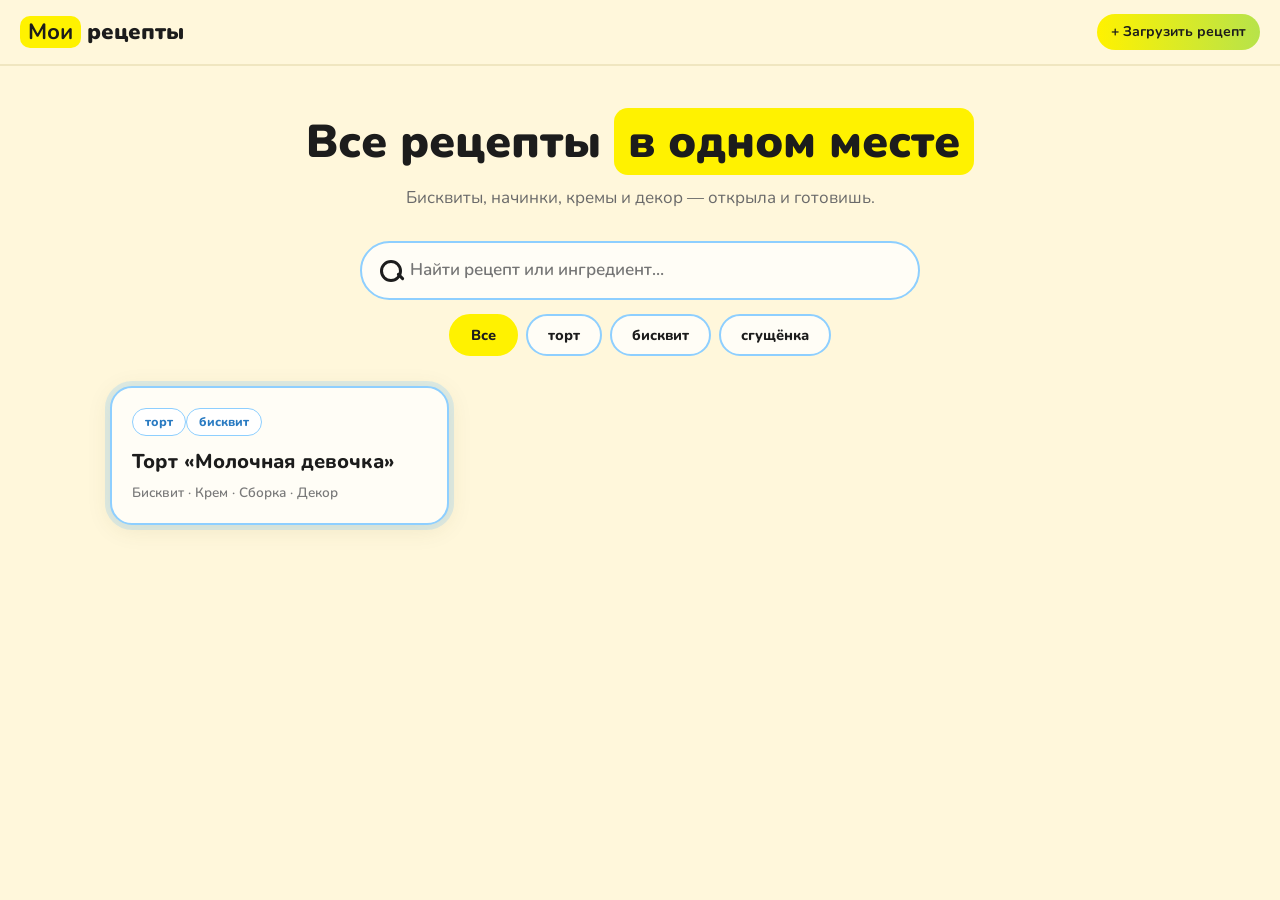
<file: index.html>
<!DOCTYPE html>
<html lang="ru">
<head>
<meta charset="UTF-8">
<meta name="viewport" content="width=device-width, initial-scale=1.0">
<title>Мои рецепты</title>
<link rel="stylesheet" href="style.css">
</head>
<body>
<header class="topbar">
  <a class="logo" href="index.html"><b>Мои</b> рецепты</a>
  <nav><a class="upload" href="upload.html">+ Загрузить рецепт</a></nav>
</header>
<main class="wrap">
  <div class="hero">
    <h1>Все рецепты <span class="mark">в одном месте</span></h1>
    <p>Бисквиты, начинки, кремы и декор — открыла и готовишь.</p>
  </div>
  <div class="search"><input id="q" type="search" placeholder="Найти рецепт или ингредиент…" autocomplete="off"></div>
  <div class="tags" id="tags"></div>
  <div class="grid" id="grid"></div>
  <div class="empty" id="empty" hidden>Такого пока нет. Загрузи PDF — и рецепт появится здесь.</div>
</main>
<script>
let recipes = [];
let activeTag = '';
const esc = s => s.replace(/[&<>"]/g, c => ({'&':'&amp;','<':'&lt;','>':'&gt;','"':'&quot;'}[c]));

fetch('data/recipes.json').then(r => r.json()).then(d => { recipes = d; renderTags(); render(); });

function allText(r) {
  return [r.title, ...(r.tags||[]), ...(r.sections||[]).flatMap(s => [
    s.name, ...(s.ingredients||[]).map(i => i.name || i)
  ])].join(' ').toLowerCase();
}

function renderTags() {
  const t = [...new Set(recipes.flatMap(r => r.tags || []))];
  document.getElementById('tags').innerHTML =
    `<button class="${activeTag===''?'on':''}" data-t="">Все</button>` +
    t.map(x => `<button class="${activeTag===x?'on':''}" data-t="${esc(x)}">${esc(x)}</button>`).join('');
  document.querySelectorAll('#tags button').forEach(b =>
    b.onclick = () => { activeTag = b.dataset.t; renderTags(); render(); });
}

function render() {
  const q = document.getElementById('q').value.trim().toLowerCase();
  const list = recipes.filter(r =>
    (!activeTag || (r.tags||[]).includes(activeTag)) &&
    (!q || allText(r).includes(q)));
  document.getElementById('grid').innerHTML = list.map(r => `
    <a class="rcard" href="recipe.html?id=${encodeURIComponent(r.id)}">
      ${(r.tags||[]).slice(0,2).map(t => `<span class="badge">${esc(t)}</span>`).join('')}
      <h3>${esc(r.title)}</h3>
      <div class="parts">${(r.sections||[]).map(s => esc(s.name)).join(' · ')}</div>
    </a>`).join('');
  document.getElementById('empty').hidden = list.length > 0;
}
document.getElementById('q').addEventListener('input', render);
</script>
</body>
</html>
</file>
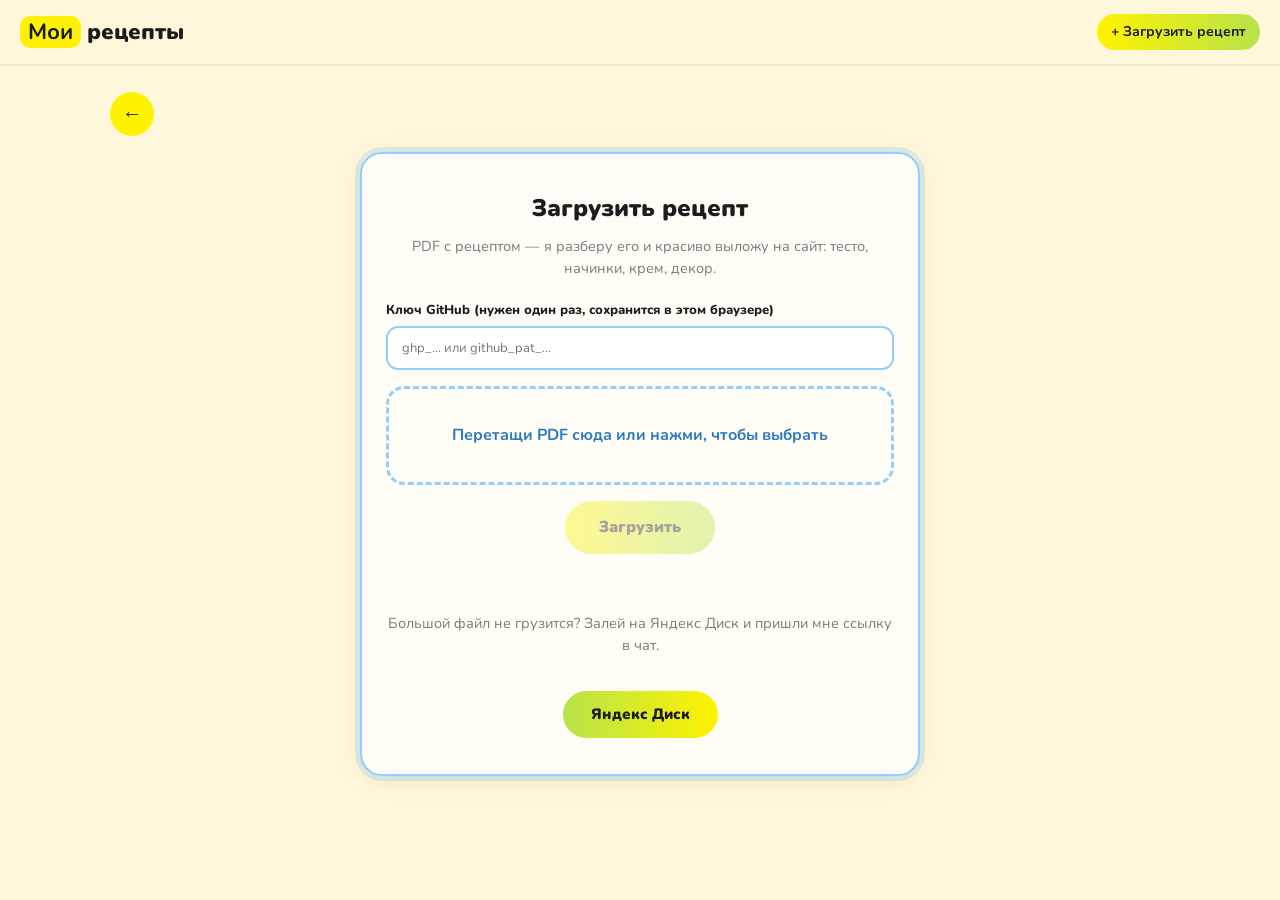
<file: upload.html>
<!DOCTYPE html>
<html lang="ru">
<head>
<meta charset="UTF-8">
<meta name="viewport" content="width=device-width, initial-scale=1.0">
<title>Загрузить рецепт — Мои рецепты</title>
<link rel="stylesheet" href="style.css">
</head>
<body>
<header class="topbar">
  <a class="logo" href="index.html"><b>Мои</b> рецепты</a>
  <nav><a class="upload" href="upload.html">+ Загрузить рецепт</a></nav>
</header>
<main class="wrap">
  <a class="back" href="index.html">←</a>
  <div class="upl">
    <div class="panel">
      <h2>Загрузить рецепт</h2>
      <p>PDF с рецептом — я разберу его и красиво выложу на сайт: тесто, начинки, крем, декор.</p>
      <div class="tokrow">
        <label for="token">Ключ GitHub (нужен один раз, сохранится в этом браузере)</label>
        <input id="token" type="password" placeholder="ghp_… или github_pat_…" autocomplete="off">
      </div>
      <div class="drop" id="drop">Перетащи PDF сюда или нажми, чтобы выбрать</div>
      <input id="file" type="file" accept=".pdf,.docx,.doc,.txt,.jpg,.jpeg,.png" hidden>
      <button class="btn" id="go" disabled>Загрузить</button>
      <div class="status" id="status"></div>
      <p style="margin-top:20px">Большой файл не грузится? Залей на Яндекс Диск и пришли мне ссылку в чат.</p>
      <a class="ydisk" href="https://disk.yandex.ru" target="_blank" rel="noopener">Яндекс Диск</a>
    </div>
  </div>
</main>
<script src="upload.js"></script>
</body>
</html>
</file>
<file: style.css>
@font-face { font-family:'Nunito'; src:url('fonts/nunito-cyr.woff2'); font-weight:200 1000;
  unicode-range:U+0400-045F,U+0490-0491,U+04B0-04B1,U+2116; }
@font-face { font-family:'Nunito'; src:url('fonts/nunito-cyr-ext.woff2'); font-weight:200 1000;
  unicode-range:U+0460-052F,U+1C80-1C88,U+20B4,U+2DE0-2DFF,U+A640-A69F,U+FE2E-FE2F; }
@font-face { font-family:'Nunito'; src:url('fonts/nunito-lat.woff2'); font-weight:200 1000;
  unicode-range:U+0000-00FF,U+0131,U+0152-0153,U+2000-206F,U+20A0-20BF,U+2190-21FF; }

:root {
  --cream:#fff7db; --paper:#fffdf6; --ink:#1c1c1c;
  --yellow:#fff200; --yellow-soft:#ffed6b;
  --blue:#5cb6f2; --blue-light:#8ecfff; --blue-bg:#f2faff;
  --pink:#f7d7eb; --lilac:#c6c6f4;
  --radius:22px; --shadow:0 4px 24px rgba(90,80,20,.10);
}
* { margin:0; padding:0; box-sizing:border-box; }
html { -webkit-text-size-adjust:100%; }
body {
  font-family:'Nunito', sans-serif; background:var(--cream); color:var(--ink);
  line-height:1.55; min-height:100vh;
}
a { color:inherit; }

.topbar {
  position:sticky; top:0; z-index:10;
  background:var(--cream); padding:14px 20px;
  display:flex; align-items:center; gap:14px;
  border-bottom:2px solid #f0e6c0;
}
.topbar .logo { font-weight:900; font-size:22px; text-decoration:none; }
.topbar .logo b { background:var(--yellow); border-radius:10px; padding:1px 8px; }
.topbar nav { margin-left:auto; display:flex; gap:8px; }
.topbar nav a {
  text-decoration:none; font-weight:700; font-size:14px;
  padding:7px 14px; border-radius:999px;
}
.topbar nav a:hover { background:var(--yellow-soft); }
.topbar nav a.upload { background:linear-gradient(90deg,var(--yellow),#b7e34a); color:var(--ink); }
.topbar nav a.upload:hover { filter:brightness(1.05); }

.wrap { max-width:1100px; margin:0 auto; padding:26px 20px 60px; }

.hero { text-align:center; margin:14px 0 30px; }
.hero h1 { font-size:clamp(30px,6vw,46px); font-weight:900; }
.hero h1 .mark { background:var(--yellow); border-radius:14px; padding:2px 14px; }
.hero p { color:#6a6a6a; margin-top:8px; font-size:17px; }

.search { max-width:560px; margin:0 auto 14px; position:relative; }
.search input {
  width:100%; font:inherit; font-weight:600; font-size:17px;
  padding:14px 20px 14px 48px; border:2px solid var(--blue-light); border-radius:999px;
  background:var(--paper); outline:none;
}
.search input:focus { border-color:var(--blue); }
.search::before {
  content:''; position:absolute; left:20px; top:50%; transform:translateY(-50%);
  width:16px; height:16px; border:3px solid var(--ink); border-radius:50%;
}
.search::after {
  content:''; position:absolute; left:36px; top:58%;
  width:9px; height:3px; background:var(--ink); transform:rotate(45deg); border-radius:2px;
}

.tags { display:flex; flex-wrap:wrap; gap:8px; justify-content:center; margin-bottom:30px; }
.tags button {
  font:inherit; font-weight:800; font-size:14.5px; cursor:pointer;
  border:2px solid var(--blue-light); border-radius:999px; padding:8px 20px;
  background:var(--paper); color:var(--ink);
}
.tags button.on { background:var(--yellow); border-color:var(--yellow); }
.tags button:hover { border-color:var(--blue); }

.grid { display:grid; grid-template-columns:repeat(auto-fill,minmax(250px,1fr)); gap:22px; }
.rcard {
  display:block; text-decoration:none; background:var(--paper);
  border-radius:var(--radius); padding:20px;
  border:2px solid var(--blue-light);
  box-shadow:var(--shadow), 0 0 0 5px rgba(142,207,255,.28);
  transition:transform .15s ease, border-color .15s;
}
.rcard:hover { transform:translateY(-3px); border-color:var(--blue); }
.rcard .badge {
  display:inline-block; font-size:12.5px; font-weight:800;
  padding:3px 12px; border-radius:999px; margin-bottom:10px;
  background:#fff; border:1.5px solid var(--blue-light); color:#2a7bc2;
}
.rcard h3 { font-size:20px; font-weight:800; margin-bottom:6px; }
.rcard .parts { font-size:13.5px; color:#7a7a7a; font-weight:600; }
.empty { text-align:center; color:#9a9a9a; padding:60px 0; font-weight:600; }

/* страница рецепта */
.back { display:inline-flex; align-items:center; justify-content:center;
  width:44px; height:44px; font-weight:900; font-size:20px; text-decoration:none;
  border-radius:50%; background:var(--yellow); margin-bottom:16px; }
.back:hover { filter:brightness(1.05); }
.rtitle { font-size:clamp(26px,5vw,38px); font-weight:900; margin-bottom:6px; }
.rtags { margin-bottom:22px; }
.rtags span { display:inline-block; font-size:13px; font-weight:800; padding:4px 14px;
  border-radius:999px; background:#fff; border:1.5px solid var(--blue-light);
  color:#2a7bc2; margin-right:6px; }

.sectabs { display:flex; gap:8px; flex-wrap:wrap; margin-bottom:22px; }
.sectabs button {
  font:inherit; font-weight:800; font-size:15px; cursor:pointer;
  border:2px solid var(--blue-light); border-radius:999px; padding:10px 20px;
  background:var(--paper); color:var(--ink); box-shadow:var(--shadow);
}
.sectabs button.on { background:var(--yellow); border-color:var(--yellow); }

.sectwo { display:grid; grid-template-columns:minmax(240px,320px) 1fr; gap:18px; align-items:start; }
@media (max-width:720px) { .sectwo { grid-template-columns:1fr; } }

.panel { background:var(--paper); border-radius:var(--radius); padding:20px;
  border:2px solid var(--blue-light);
  box-shadow:var(--shadow), 0 0 0 5px rgba(142,207,255,.28); }
.panel h4 { font-size:17px; font-weight:900; margin-bottom:12px; }
.panel h4 .n { background:var(--yellow); border-radius:8px; padding:0 8px; }

.inglist { list-style:none; }
.inglist li { display:flex; gap:10px; align-items:flex-start; padding:7px 0;
  border-bottom:1px dashed #efe4bc; font-weight:600; font-size:15.5px; cursor:pointer; }
.inglist li:last-child { border-bottom:none; }
.inglist .box { flex:none; width:22px; height:22px; margin-top:2px;
  border:2.5px solid var(--blue); border-radius:7px; position:relative; transition:background .12s; }
.inglist li.done { opacity:.45; text-decoration:line-through; }
.inglist li.done .box { background:var(--blue); }
.inglist li.done .box::after { content:'✓'; position:absolute; inset:0;
  color:#fff; font-size:14px; font-weight:900; display:flex; align-items:center; justify-content:center; }
.inglist .amt { margin-left:auto; font-weight:800; white-space:nowrap; padding-left:10px; }

.steps { list-style:none; counter-reset:s; }
.steps li { counter-increment:s; display:flex; gap:14px; padding:12px 0;
  border-bottom:1px dashed #efe4bc; font-size:16px; }
.steps li:last-child { border-bottom:none; }
.steps li::before {
  content:counter(s); flex:none; width:30px; height:30px;
  background:var(--ink); color:var(--yellow); border-radius:50%;
  display:flex; align-items:center; justify-content:center; font-weight:900; font-size:14px;
}
.hint { background:var(--blue-bg); border-radius:16px; padding:14px 18px;
  font-size:14.5px; font-weight:600; margin-top:16px; }
.hint b { color:#2a7bc2; }

/* загрузка */
.upl { max-width:560px; margin:0 auto; }
.upl .panel { text-align:center; padding:36px 24px; }
.upl h2 { font-size:24px; font-weight:900; margin-bottom:8px; }
.upl p { color:#7a7a7a; font-size:14.5px; margin-bottom:20px; }
.drop {
  border:3px dashed var(--blue-light); border-radius:18px; padding:34px 18px;
  font-weight:700; color:#2a7bc2; cursor:pointer; margin-bottom:16px;
}
.drop.over { background:var(--blue-bg); border-color:var(--blue); }
.ydisk { display:inline-flex; align-items:center; gap:8px; text-decoration:none;
  font-weight:900; font-size:15px; color:var(--ink); margin-top:14px;
  background:linear-gradient(90deg,#b7e34a,var(--yellow));
  border-radius:999px; padding:12px 28px; }
.ydisk:hover { filter:brightness(1.05); }
.btn {
  font:inherit; font-weight:900; font-size:16px; cursor:pointer; border:none;
  background:linear-gradient(90deg,var(--yellow),#b7e34a); color:var(--ink);
  border-radius:999px; padding:14px 34px;
}
.btn:hover { filter:brightness(1.05); }
.btn:disabled { opacity:.4; cursor:default; }
.tokrow { margin:0 0 16px; text-align:left; }
.tokrow label { font-size:13px; font-weight:800; display:block; margin-bottom:6px; }
.tokrow input { width:100%; font:inherit; font-size:13px; padding:10px 14px;
  border:2px solid var(--blue-light); border-radius:12px; background:#fff; }
.status { margin-top:16px; font-weight:700; font-size:14.5px; min-height:22px; }
.status.ok { color:#1d9a4e; } .status.err { color:#d33; }
</file>
